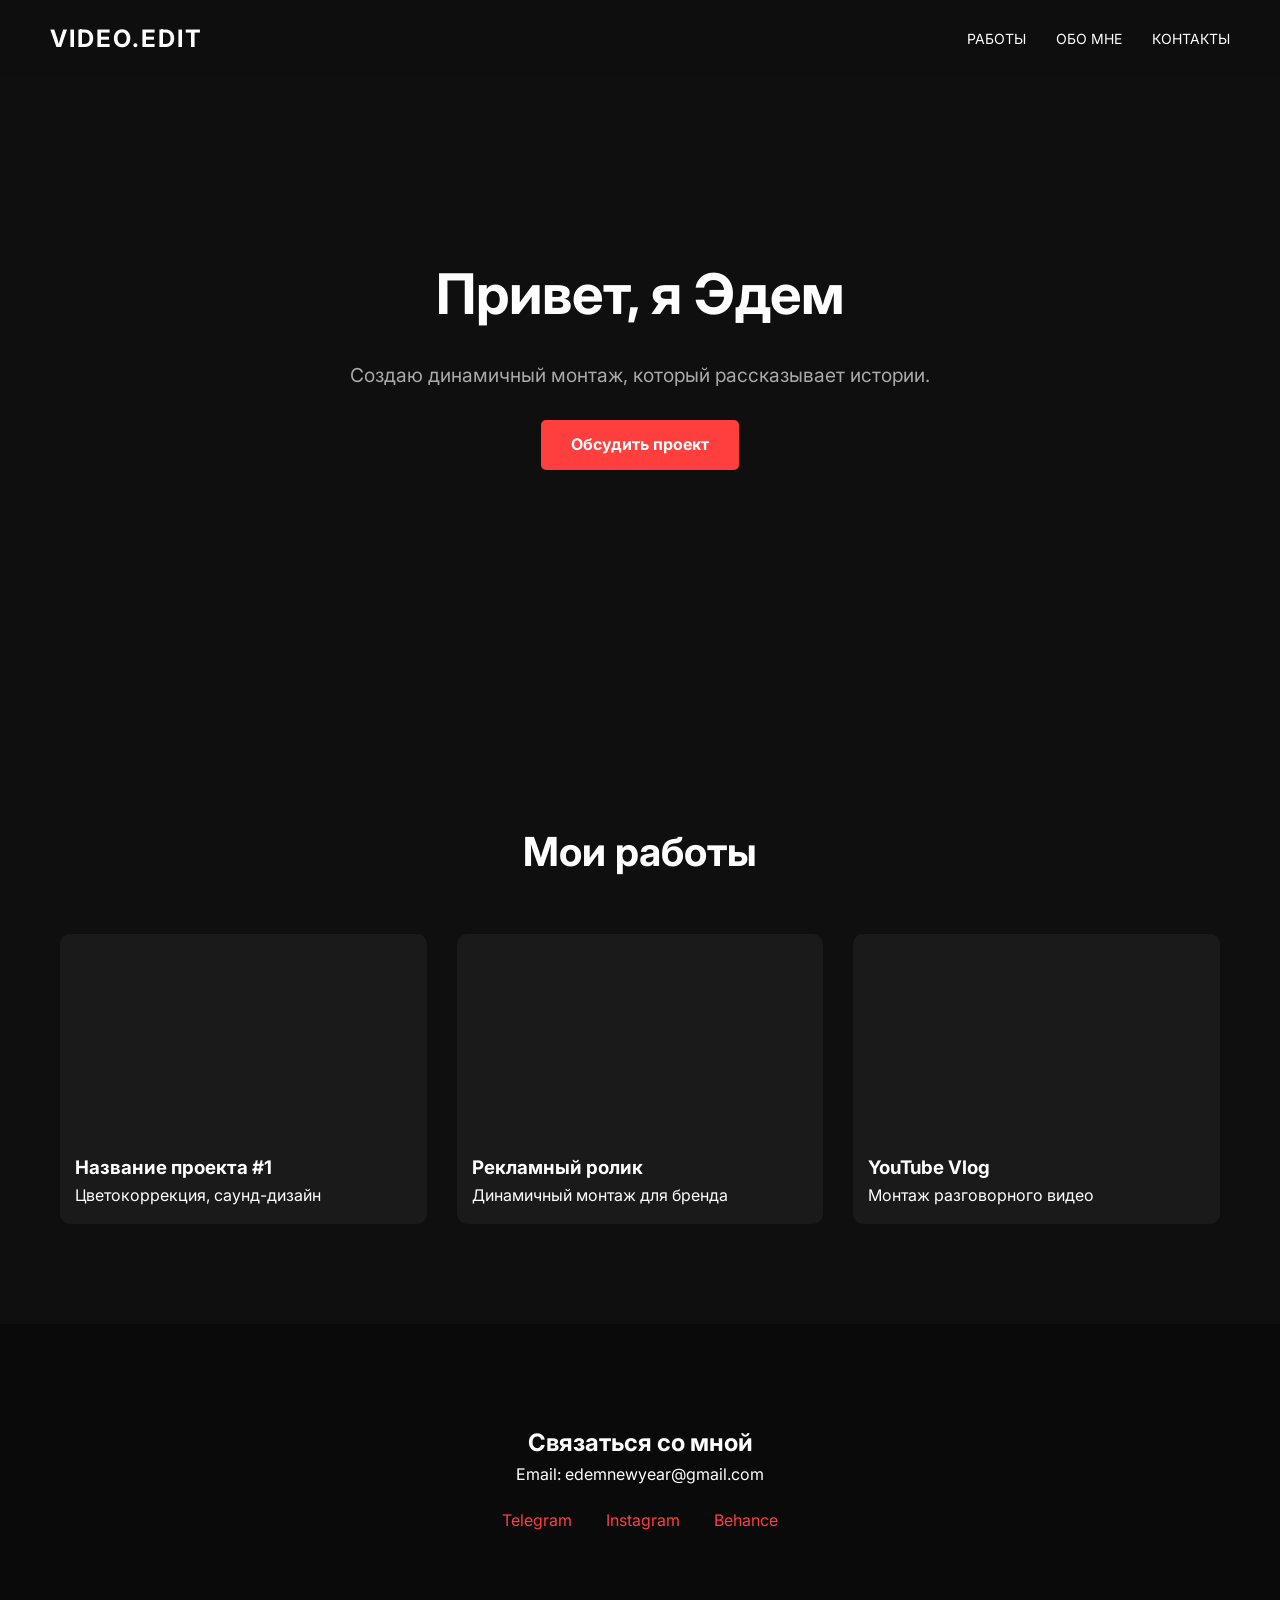
<file: index.html>
<!DOCTYPE html>
<html lang="ru">
<head>
    <meta charset="UTF-8">
    <meta name="viewport" content="width=device-width, initial-scale=1.0">
    <title>Portfolio | Эдем Dj — Монтажер</title>
    <link rel="stylesheet" href="style.css">
    <link href="https://fonts.googleapis.com/css2?family=Inter:wght@300;400;700&display=swap" rel="stylesheet">
</head>
<body>

    <header>
        <nav>
            <div class="logo">VIDEO.EDIT</div>
            <ul>
                <li><a href="#work">Работы</a></li>
                <li><a href="#about">Обо мне</a></li>
                <li><a href="#contact">Контакты</a></li>
            </ul>
        </nav>
    </header>

    <section class="hero">
        <h1>Привет, я Эдем</h1>
        <p>Создаю динамичный монтаж, который рассказывает истории.</p>
        <a href="#contact" class="btn">Обсудить проект</a>
    </section>

    <section id="work" class="portfolio">
        <h2>Мои работы</h2>
        <div class="grid">
            <!-- Видео 1 -->
            <div class="card">
                <div class="video-container">
                    <!-- Замени ссылку на свое видео (YouTube/Vimeo) -->
                    <iframe src="https://www.youtube.com/embed/dQw4w9WgXcQ" frameborder="0" allowfullscreen></iframe>
                </div>
                <h3>Название проекта #1</h3>
                <p>Цветокоррекция, саунд-дизайн</p>
            </div>

            <!-- Видео 2 -->
            <div class="card">
                <div class="video-container">
                    <iframe src="https://www.youtube.com/embed/dQw4w9WgXcQ" frameborder="0" allowfullscreen></iframe>
                </div>
                <h3>Рекламный ролик</h3>
                <p>Динамичный монтаж для бренда</p>
            </div>

            <!-- Видео 3 -->
            <div class="card">
                <div class="video-container">
                    <iframe src="https://www.youtube.com/embed/dQw4w9WgXcQ" frameborder="0" allowfullscreen></iframe>
                </div>
                <h3>YouTube Vlog</h3>
                <p>Монтаж разговорного видео</p>
            </div>
        </div>
    </section>

    <footer id="contact">
        <h2>Связаться со мной</h2>
        <p>Email: edemnewyear@gmail.com</p>
        <div class="socials">
            <a href="@edemdj">Telegram</a>
            <a href="#">Instagram</a>
            <a href="#">Behance</a>
        </div>
    </footer>

</body>
</html>
</file>
<file: style.css>
* {
    margin: 0;
    padding: 0;
    box-sizing: border-box;
}

body {
    font-family: 'Inter', sans-serif;
    background-color: #0f0f0f;
    color: #fff;
    line-height: 1.6;
    scroll-behavior: smooth;
}

header {
    padding: 20px 50px;
    position: fixed;
    width: 100%;
    background: rgba(15, 15, 15, 0.9);
    z-index: 1000;
}

nav {
    display: flex;
    justify-content: space-between;
    align-items: center;
    max-width: 1200px;
    margin: 0 auto;
}

.logo {
    font-weight: 700;
    font-size: 24px;
    letter-spacing: 2px;
}

nav ul {
    display: flex;
    list-style: none;
}

nav ul li {
    margin-left: 30px;
}

nav ul li a {
    color: #fff;
    text-decoration: none;
    font-size: 14px;
    text-transform: uppercase;
    transition: 0.3s;
}

nav ul li a:hover {
    color: #ff3e3e;
}

.hero {
    height: 80vh;
    display: flex;
    flex-direction: column;
    justify-content: center;
    align-items: center;
    text-align: center;
    padding: 0 20px;
}

.hero h1 {
    font-size: 3.5rem;
    margin-bottom: 20px;
}

.hero p {
    font-size: 1.2rem;
    color: #aaa;
    margin-bottom: 30px;
}

.btn {
    background: #ff3e3e;
    color: #fff;
    padding: 12px 30px;
    text-decoration: none;
    border-radius: 5px;
    font-weight: bold;
    transition: 0.3s;
}

.btn:hover {
    background: #e63535;
}

.portfolio {
    padding: 100px 20px;
    max-width: 1200px;
    margin: 0 auto;
}

.portfolio h2 {
    text-align: center;
    margin-bottom: 50px;
    font-size: 2.5rem;
}

.grid {
    display: grid;
    grid-template-columns: repeat(auto-fit, minmax(350px, 1fr));
    gap: 30px;
}

.card {
    background: #1a1a1a;
    padding: 15px;
    border-radius: 10px;
    transition: transform 0.3s;
}

.card:hover {
    transform: translateY(-10px);
}

.video-container {
    position: relative;
    padding-bottom: 56.25%; /* 16:9 */
    height: 0;
    overflow: hidden;
    margin-bottom: 15px;
    border-radius: 5px;
}

.video-container iframe {
    position: absolute;
    top: 0;
    left: 0;
    width: 100%;
    height: 100%;
}

footer {
    padding: 100px 20px;
    text-align: center;
    background: #0a0a0a;
}

.socials {
    margin-top: 20px;
}

.socials a {
    color: #ff3e3e;
    margin: 0 15px;
    text-decoration: none;
}

@media (max-width: 768px) {
    .hero h1 { font-size: 2.5rem; }
    nav { padding: 10px; }
    .grid { grid-template-columns: 1fr; }
}
</file>
